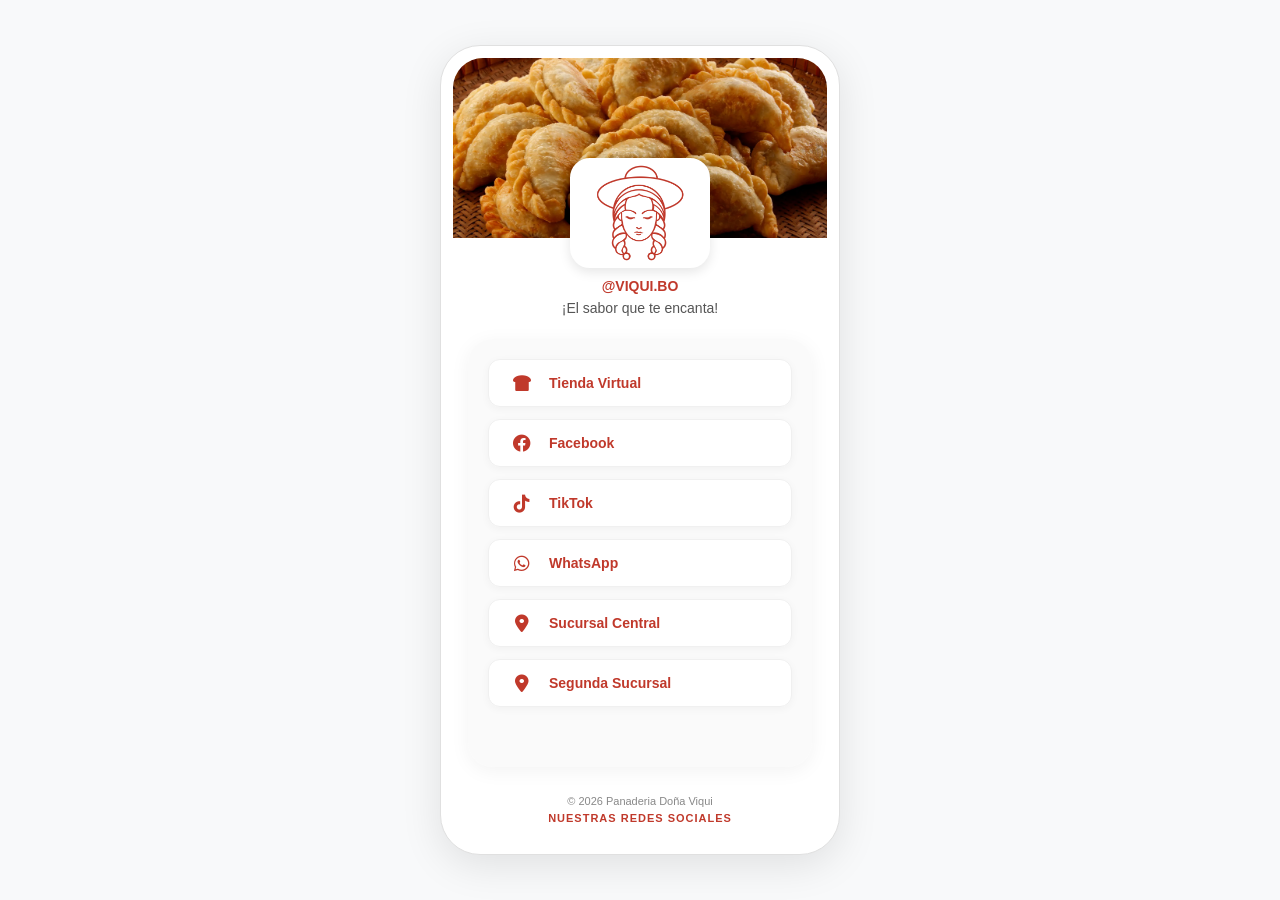
<file: index.html>
<!DOCTYPE html>
<html lang="es">

<head>
    <meta charset="UTF-8">
    <meta name="viewport" content="width=device-width, initial-scale=1.0, maximum-scale=1.0, user-scalable=no">

    <title>PanaderiaDonaViqui | El Sabor que te Encanta</title>
    <meta name="description"
        content="Conéctate con PanaderiaDonaViqui. Encuentra todos nuestros enlaces oficiales, redes sociales, menú y contacto en un solo lugar.">
    <meta name="keywords"
        content="PanaderiaDonaViqui, panadería artesanal, masa madre, Cochabamba, pan fresco, enlaces oficiales">
    <meta name="author" content="PanaderiaDonaViqui">
    <link rel="canonical" href="https://panaderiadonaviqui.github.io/">

    <meta property="og:type" content="website">
    <meta property="og:url" content="https://panaderiadonaviqui.github.io/">
    <meta property="og:title" content="PanaderiaDonaViqui | Enlaces Oficiales">
    <meta property="og:description"
        content="¡El sabor de lo artesanal! Encuentra nuestro catálogo, WhatsApp y redes sociales aquí.">
    <meta property="og:image" content="https://panaderiadonaviqui.github.io/images/banner.png">

    <link rel="icon" type="image/png" href="icon/favicon-96x96.png" sizes="96x96" />
    <link rel="apple-touch-icon" sizes="180x180" href="icon/apple-touch-icon.png" />
    <meta name="apple-mobile-web-app-title" content="PanaderiaDonaViqui" />

    <meta name="theme-color" content="#e63946">
    <link rel="stylesheet" href="assets/css/style.css">
    <link rel="stylesheet" href="https://cdnjs.cloudflare.com/ajax/libs/font-awesome/6.0.0/css/all.min.css">

    <script type="application/ld+json">
    {
      "@context": "https://schema.org",
      "@type": "Bakery",
      "name": "PanaderiaDonaViqui",
      "url": "https://panaderiadonaviqui.github.io",
      "image": "https://panaderiadonaviqui.github.io/images/image.png",
      "sameAs": [
        "https://www.facebook.com/PanaderiaDonaViquiOficial",
        "https://www.instagram.com/PanaderiaDonaViqui",
        "https://www.tiktok.com/@panaderiadonaviqui"
      ],
      "servesCuisine": "Panadería y Pastelería",
      "description": "El sabor artesanal más delicioso, ahora a un clic de distancia."
    }
    </script>
</head>

<body>

    <div class="phone-container">
        <div class="app-screen">

            <div class="banner-container">
                <img src="image/banner.webp" alt="Banner PanaderiaDonaViqui" class="banner-img">
            </div>

            <div class="profile-header">
                <div class="avatar-container">
                    <img src="image/image.png" alt="Logo PanaderiaDonaViqui" class="avatar-img">
                </div>

                <h1>@viqui.bo</h1>
                <p class="bio-text">¡El sabor que te encanta!</p>
            </div>

            <div class="links-list">
                <a href="https://panaderiadonaviqui.github.io/panaderiadonaviqui/index.html" class="link-btn">
                    <i class="fas fa-bread-slice link-icon"></i>
                    <span>Tienda Virtual</span>
                </a>

                <a href="https://www.facebook.com/profile.php?id=61575322731625" class="link-btn">
                    <i class="fab fa-facebook link-icon"></i>
                    <span>Facebook</span>
                </a>

                <a href="https://www.tiktok.com/@viqui.bo" class="link-btn">
                    <i class="fab fa-tiktok link-icon"></i>
                    <span>TikTok</span>
                </a>

                <a href="https://wa.me/59177532883" class="link-btn">
                    <i class="fab fa-whatsapp link-icon"></i>
                    <span>WhatsApp</span>
                </a>

                <a href="https://maps.app.goo.gl/eXguUUZmZXWAyLmc7" class="link-btn">
                    <i class="fas fa-map-marker-alt link-icon"></i>
                    <span>Sucursal Central</span>
                </a>

                <a href="https://maps.app.goo.gl/abx44TYRyyVdA6KCA" class="link-btn">
                    <i class="fas fa-map-marker-alt link-icon"></i>
                    <span>Segunda Sucursal</span>
                </a>

            </div>

            <footer class="footer-section">
                <p>© 2026 Panaderia Doña Viqui</p>
                <p class="built-with">NUESTRAS REDES SOCIALES</p>
            </footer>

        </div>
    </div>

</body>

</html>
</file>
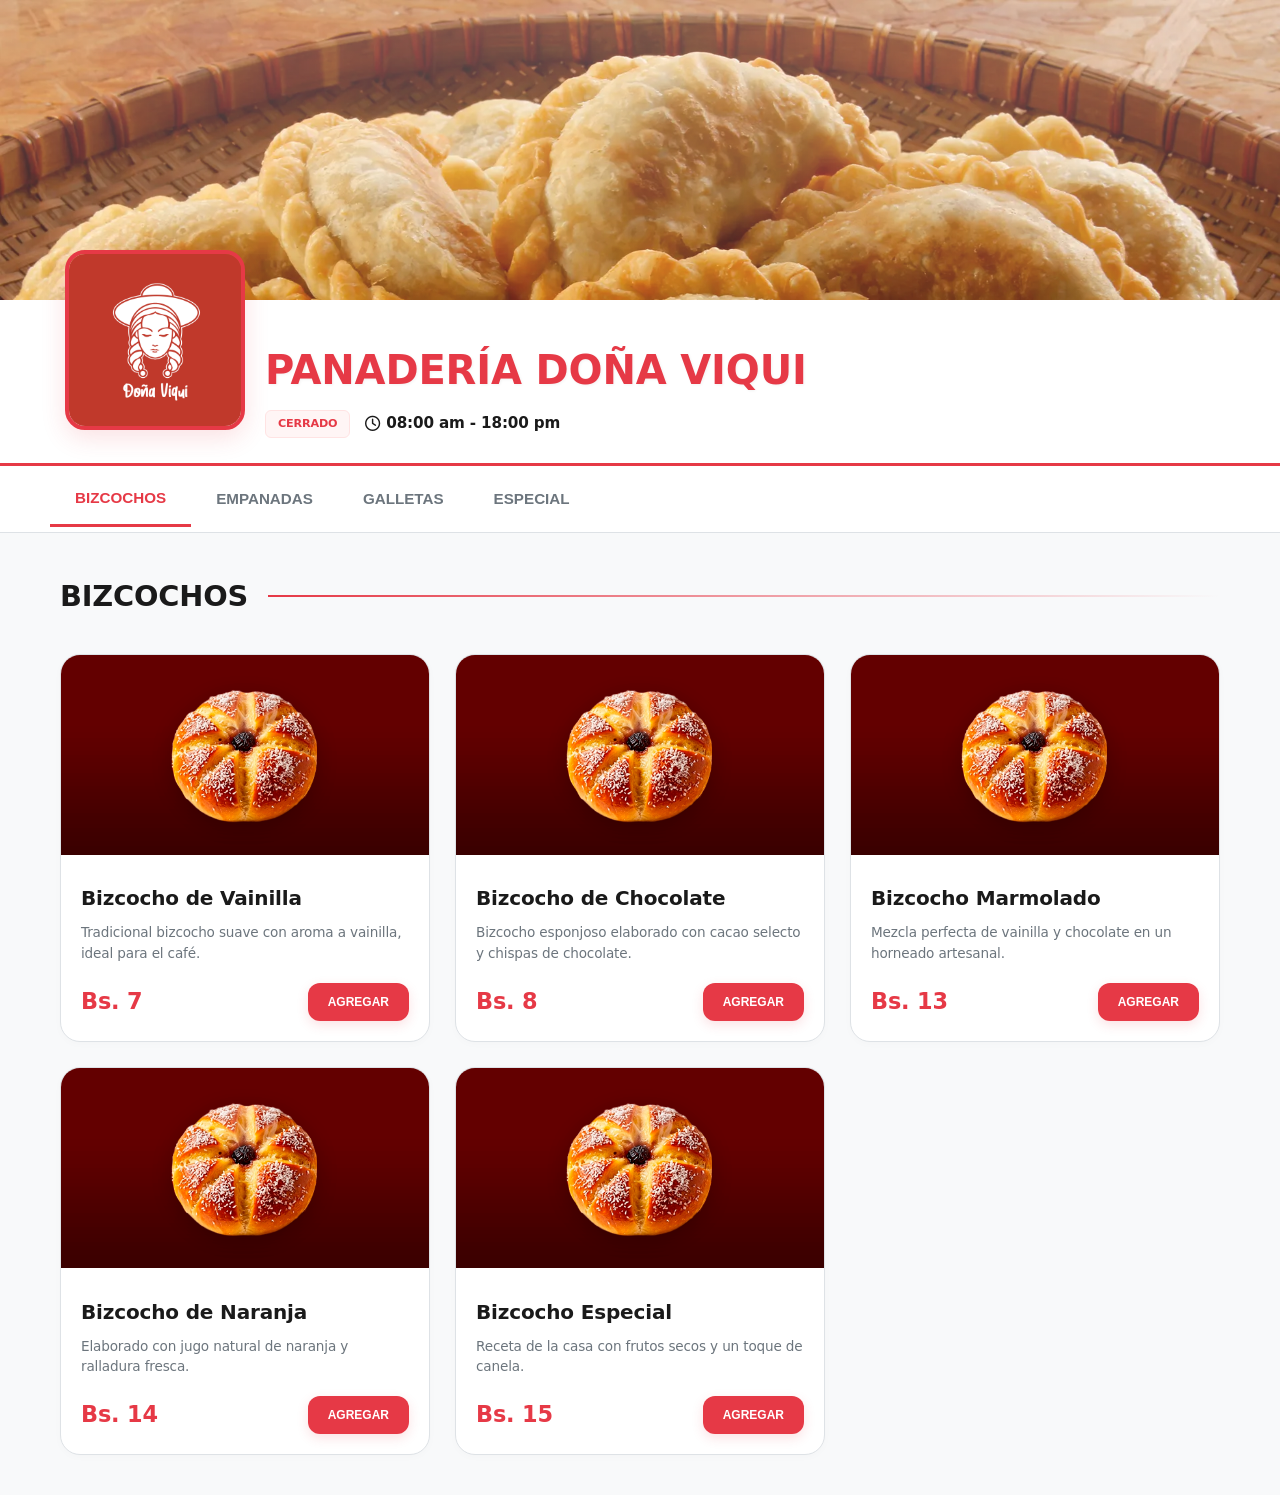
<file: panaderiadonaviqui/index.html>
<!DOCTYPE html>
<html lang="es">

<head>
    <meta charset="UTF-8">
    <meta name="viewport" content="width=device-width, initial-scale=1.0, maximum-scale=1.0, user-scalable=no">
    
    <title>Panadería Doña Viqui | Menú Virtual</title>
    <meta name="description" content="Disfruta del pan más fresco y delicioso en Panadería Doña Viqui. Pide online nuestros panes artesanales, pasteles, empanadas y repostería. Calidad garantizada.">
    <meta name="keywords" content="Panadería Doña Viqui, pan artesanal, pastelería, empanadas, repostería, delivery pan, menú virtual">
    <meta name="author" content="Panadería Doña Viqui">
    <link rel="canonical" href="https://panaderiadonaviqui.github.io/"> 
    <meta property="og:type" content="website">
    <meta property="og:url" content="https://panaderiadonaviqui.github.io/">
    <meta property="og:title" content="Panadería Doña Viqui | Menú Virtual">
    <meta property="og:description" content="¡Haz tu pedido de pan fresquito ahora! El aroma que te encanta, a un solo clic de distancia.">
    <meta property="og:image" content="https://panaderiadonaviqui.github.io/images/banner.png">

    <meta property="twitter:card" content="summary_large_image">
    <meta property="twitter:url" content="https://panaderiadonaviqui.github.io">
    <meta property="twitter:title" content="Panadería Doña Viqui | Menú Virtual">
    <meta property="twitter:description" content="Pide tus panes, pasteles y más desde nuestro menú interactivo.">
    <meta property="twitter:image" content="https://panaderiadonaviqui.com/images/banner.png">

    <link rel="icon" type="image/png" href="../panaderiadonaviqui/icon/favicon-96x96.png" sizes="96x96" />
    <link rel="icon" type="image/svg+xml" href="../panaderiadonaviqui/icon/favicon.svg" />
    <link rel="shortcut icon" href="../panaderiadonaviqui/icon/favicon.ico" />
    <link rel="apple-touch-icon" sizes="180x180" href="../panaderiadonaviqui/icon/apple-touch-icon.png" />
    <meta name="apple-mobile-web-app-title" content="Doña Viqui" />
    <link rel="manifest" href="../panaderiadonaviqui/icon/site.webmanifest" />

    <meta name="theme-color" content="#d2691e"> <link rel="stylesheet" href="asset/css/style.css">
    <link rel="stylesheet" href="https://cdnjs.cloudflare.com/ajax/libs/font-awesome/6.0.0/css/all.min.css">

    <script type="application/ld+json">
    {
      "@context": "https://schema.org",
      "@type": "Bakery",
      "name": "Panadería Doña Viqui",
      "image": "https://www.panaderiadonaviqui.com/images/image.png",
      "@id": "https://panaderiadonaviqui.github.io",
      "url": "https://panaderiadonaviqui.github.io",
      "telephone": "+591XXXXXXXXX", 
      "address": {
        "@type": "PostalAddress",
        "streetAddress": "Dirección de la panadería",
        "addressLocality": "Ciudad",
        "addressCountry": "BO"
      },
      "openingHoursSpecification": {
        "@type": "OpeningHoursSpecification",
        "dayOfWeek": [
          "Monday", "Tuesday", "Wednesday", "Thursday", "Friday", "Saturday", "Sunday"
        ],
        "opens": "06:30",
        "closes": "21:00"
      },
      "menu": "https://panaderiadonaviqui.github.io",
      "servesCuisine": ["Panadería", "Pastelería", "Repostería"],
      "priceRange": "Bs. 1 - Bs. 150"
    }
    </script>
</head>

<body>

    <div class="header-container">
        <div class="banner-img" style="background-image: url('img/banner.webp');">
        </div>
        <div class="store-profile">
            <div class="logo-wrapper">
                <img src="img/logo.png" alt="Panadería Doña Viqui">
            </div>
            <div class="store-details">
                <h1>Panadería Doña Viqui</h1>
                <div class="meta-info">
                    <span id="store-status" class="status-open">Verificando...</span>
                    <span class="delivery-time">
                        <i class="far fa-clock"></i> 08:00 am - 18:00 pm
                    </span>
                </div>
            </div>
        </div>
    </div>

    <nav class="category-tabs">
        <div class="tabs-scroll">
            <button class="tab active">Bizcochos</button>
            <button class="tab">Empanadas</button>
            <button class="tab">Galletas</button>
            <button class="tab">Especial</button>
        </div>
    </nav>

    <main class="menu-section">
        <h2 class="category-title">Panes Recién Horneados</h2>
        <div id="product-list"></div>
    </main>

    <div class="footer-cart" id="footer-cart" onclick="openOrderSummary()" style="display: none; cursor: pointer;">
        <div class="cart-content">
            <div class="cart-left">
                <div class="cart-badge">
                    <i class="fas fa-bread-slice"></i>
                    <span id="cart-qty">0</span>
                </div>
                <div class="cart-text">
                    <span class="view-order">Ver mi pedido</span>
                    <span class="total-price">Bs. <span id="cart-total">0</span></span>
                </div>
            </div>
            <i class="fas fa-chevron-right"></i>
        </div>
    </div>

    <div id="order-modal" class="modal">
        <div class="modal-content">
            <h2 class="modal-title">Resumen de tu Compra</h2>
            <div class="order-table-container">
                <table class="order-table">
                    <thead>
                        <tr>
                            <th>Cant.</th>
                            <th>Producto</th>
                            <th>Precio</th>
                            <th></th>
                        </tr>
                    </thead>
                    <tbody id="cart-items-list"></tbody>
                </table>
            </div>
            <div class="totals-section">
                <div class="total-row">
                    <span>Subtotal Bs.</span>
                    <span id="subtotal-val">0</span>
                </div>
                <div class="total-row main-total">
                    <span>Total Bs.</span>
                    <span id="final-total-val">0</span>
                </div>
            </div>
            <button class="confirm-btn" onclick="irAFormulario()">CONTINUAR PEDIDO</button>
        </div>
    </div>

    <div id="data-modal" class="modal">
        <div class="modal-content">
            <div class="modal-header">
                <h2>Datos de Entrega</h2>
                <span class="close" onclick="closeDataModal()">&times;</span>
            </div>

            <div class="form-group">
                <label>¿Cómo prefieres recibirlo?</label>
                <div class="radio-group">
                    <label>
                        <input type="radio" name="entrega" value="Delivery" checked onchange="toggleDelivery(true)">
                        A domicilio
                    </label>
                    <label>
                        <input type="radio" name="entrega" value="Recojo" onchange="toggleDelivery(false)"> 
                        Recoger en local
                    </label>
                </div>
            </div>

            <div id="delivery-section">
                <div class="form-group">
                    <label>Dirección de entrega</label>
                    <button class="confirm-btn"" onclick="getLocation()">Pinchar mi ubicación GPS</button>
                    <input type="text" id="direccion" placeholder="Zona, calle, color de casa...">
                </div>
                <div id="map" style="height: 180px; background: #eee; margin-bottom: 15px; border-radius: 8px;">
                    <p style="text-align:center; padding-top: 70px; color: #666;">Cargando mapa...</p>
                </div>
            </div>

            <div class="form-group">
                <label>Datos del Cliente</label>
                <input type="text" id="nombre-cliente" placeholder="Tu nombre">
                <input type="tel" id="telefono-cliente" placeholder="Tu número de WhatsApp">
            </div>

            <div class="form-group">
                <label>Forma de Pago</label>
                <select id="metodo-pago">
                    <option value="Efectivo">Efectivo al recibir</option>
                    <option value="QR">Pago por QR</option>
                    <option value="Transferencia">Transferencia Bancaria</option>
                </select>
            </div>

            <button class="confirm-btn" onclick="confirmarPedido()">ENVIAR PEDIDO</button>
            <button class="confirm-btn"" onclick="closeDataModal()">VOLVER AL CARRITO</button>
        </div>
    </div>

    <script src="asset/js/script.js"></script>
</body>

</html>
</file>
<file: assets/css/style.css>
:root {
    --bg-app: #FFFFFF;          /* Fondo principal blanco */
    --primary-red: #e63946;  
    --primary-brand: #c0392b; 
    --text-primary: #1a1a1a;    /* Texto casi negro para lectura clara */
    --text-secondary: #457b9d;
    --bg-white: #FFFFFF;
    --whatsapp-green: #25d366;
    --font-family: 'Segoe UI', Roboto, Helvetica, Arial, sans-serif;
}

* {
    margin: 0;
    padding: 0;
    box-sizing: border-box;
}

body {
    background-color: #f8f9fa; /* Gris muy claro para resaltar el "teléfono" */
    font-family: var(--font-family);
    display: flex;
    justify-content: center;
    align-items: center;
    min-height: 100vh;
}

.phone-container {
    width: 100%;
    max-width: 400px;
    min-height: 90vh;
    height: auto;
    background-color: #FFFFFF; /* Marco del teléfono blanco */
    border-radius: 40px;
    padding: 12px; 
    box-shadow: 0 10px 40px rgba(0, 0, 0, 0.1); /* Sombra más sutil */
    display: flex;
    justify-content: center;
    align-items: stretch;
    border: 1px solid #e0e0e0; /* Definición de borde ligera */
}

.app-screen {
    width: 100%;
    height: 100%;
    background-color: var(--bg-app);
    border-radius: 30px;
    overflow-y: auto; 
    display: flex;
    flex-direction: column;
    overflow-x: hidden;
}

.banner-container {
    width: 100%;
    height: 180px;
    overflow: hidden;
    background-color: var(--primary-red);
}

.banner-img {
    width: 100%;
    height: 100%;
    object-fit: cover;
}

.profile-header {
    text-align: center;
    padding: 0 20px;
    margin-top: -80px;
    margin-bottom: 0px;
    z-index: 10;
}

.avatar-container {
    width: 140px; 
    height: 110px;
    margin: 0 auto;
    border-radius: 20px;
    border: 5px solid var(--bg-app); /* Borde que separa del banner */
    overflow: hidden;
    background-color: white;
    box-shadow: 0 4px 12px rgba(0,0,0,0.1);
}

.avatar-img {
    width: 100%;
    height: 100%;
    object-fit: cover;
}

h1 {
    font-size: 14px;
    margin-top: 10px;
    color: var(--primary-brand);
    font-weight: 800;
    text-transform: uppercase;
}

.bio-text {
    font-size: 14px;
    color: #555555; /* Gris oscuro suave */
    margin-top: 5px;
    margin-bottom: 10px;
    line-height: 1.4;
    font-weight: 500;
}

.links-list {
    padding: 20px 20px 60px 20px;
    display: flex;
    flex-direction: column;
    gap: 12px;
    position: relative;
    z-index: 1;
    margin: 10px 15px 20px 15px;
    border-radius: 24px;
    overflow: hidden;
    background: rgba(0, 0, 0, 0.02); /* Fondo grisáceo muy leve */
    box-shadow: 0 4px 20px rgba(0, 0, 0, 0.05);
}

.link-btn {
    display: flex;
    align-items: center;
    width: 100%;
    padding: 14px 20px;
    text-decoration: none;
    border-radius: 12px;
    font-weight: 700;
    font-size: 14px;
    background-color: #FFFFFF; /* Botones blancos */
    color: var(--primary-brand);
    border: 1px solid #f0f0f0;
    transition: all 0.3s ease;
    box-shadow: 0 2px 8px rgba(0,0,0,0.04);
}

.link-btn:hover {
    background-color: var(--primary-brand);
    color: #FFFFFF; 
    transform: translateX(8px);
    box-shadow: 0 4px 15px rgba(192, 57, 43, 0.2);
    border-color: var(--primary-brand);
}

.link-icon {
    font-size: 18px;
    margin-right: 15px;
    width: 25px;
    text-align: center;
}

.footer-section {
    text-align: center;
    margin-top: auto;
    color: #888888; /* Footer en gris */
    font-size: 11px;
    padding: 8px;
}

.built-with {
    font-weight: 900;
    margin-top: 5px;
    text-transform: uppercase;
    letter-spacing: 1px;
    color: var(--primary-brand);
}

@media (max-width: 450px) {
    body { padding: 0; }
    .phone-container {
        height: 100vh;
        max-width: 100%;
        border-radius: 0;
        padding: 0;
        margin: 0;
        border: none;
    }
    .app-screen { border-radius: 0; }
}
</file>
<file: panaderiadonaviqui/asset/css/style.css>
/* ========================================
   ESTILOS GENERALES Y VARIABLES (MODO CLARO)
   ========================================
*/

:root {
    /* Paleta de Rojos */
    --primary-red: #e63946;              
    --red-glow: rgba(230, 57, 70, 0.15);
    --red-hover: #d62839;
    --red-soft: rgba(230, 57, 70, 0.05);
    
    /* Paleta de Blancos y Grises (Reemplazo del Negro) */
    --bg-app: #f8f9fa; 
    --card-bg: #ffffff;             
    --input-bg: #f1f3f5;
    --border-color: #dee2e6;       
    --text-main: #1a1a1a;    /* Casi negro para legibilidad */
    --text-muted: #6c757d;   /* Gris para info secundaria */
    --white: #ffffff;
    
    /* Sombras suavizadas para fondo blanco */
    --shadow-light: 0 4px 12px rgba(0,0,0,0.05);
    --shadow-strong: 0 15px 40px rgba(0,0,0,0.08);
    
    /* Layout */
    --max-width: 1200px;
    --radius-lg: 20px;
    --radius-md: 12px;
    --radius-sm: 8px;
}

* {
    box-sizing: border-box;
    -webkit-font-smoothing: antialiased;
    margin: 0;
    padding: 0;
}

body {
    font-family: 'Inter', -apple-system, system-ui, sans-serif;
    background-color: var(--bg-app);
    color: var(--text-main);
    letter-spacing: -0.01em;
    line-height: 1.6;
    overflow-x: hidden;
}

main { 
    padding-bottom: 120px; 
}

/* ========================================
   HEADER Y PERFIL DE TIENDA
   ========================================
*/

.header-container {
    background: var(--card-bg);
    position: relative;
    width: 100%;
    border-bottom: 3px solid var(--primary-red);
    box-shadow: var(--shadow-light);
}

.banner-img {
    height: 300px;
    background-size: cover;
    position: relative;
    background-color: #eee; /* Fallback */
}

.banner-img::after {
    content: '';
    position: absolute;
    inset: 0;
    background: linear-gradient(to bottom, rgba(255,255,255,0.3) 0%, rgba(255,255,255,0.1) 100%);
}

.store-profile {
    display: flex;
    padding: 0 25px 25px;
    margin-top: -50px;
    align-items: flex-end;
    position: relative;
    z-index: 2;
    max-width: var(--max-width);
    margin-left: auto;
    margin-right: auto;
}

.logo-wrapper img {
    width: 180px;
    height: 180px;
    border-radius: var(--radius-lg);
    border: 4px solid var(--primary-red);
    box-shadow: 0 8px 25px var(--red-glow);
    object-fit: cover;
    background: var(--white);
}

.store-details { 
    margin-left: 20px; 
    flex: 1;
}

.store-details h1 { 
    font-size: clamp(1.8rem, 6vw, 2.5rem); 
    margin: 0; 
    font-weight: 900; 
    color: var(--primary-red);
    text-transform: uppercase;
    text-shadow: 1px 1px 3px rgba(0,0,0,0.05);
}

.meta-info { 
    margin-top: 8px; 
    display: flex; 
    gap: 15px; 
    align-items: center;
    font-size: 0.95rem; 
    color: var(--text-muted);
}

/* ========================================
   ESTADOS Y BADGES
   ========================================
*/

.status-open { 
    color: #2b8a3e; 
    font-weight: 800;
    background: #ebfbee;
    padding: 4px 12px;
    border-radius: 6px;
    border: 1px solid #d3f9d8;
    text-transform: uppercase;
    font-size: 0.7rem;
}

.status-closed {
    color: var(--primary-red);
    background: #fff5f5;
    border: 1px solid #ffe3e3;
    font-weight: 800;
    padding: 4px 12px;
    border-radius: 6px;
    text-transform: uppercase;
    font-size: 0.7rem;
}

.delivery-time {
    display: flex;
    align-items: center;
    gap: 6px;
    font-weight: 600;
    color: var(--text-main);
}

/* ========================================
   NAVEGACIÓN (TABS)
   ========================================
*/

.category-tabs {
    position: sticky;
    top: 0;
    background: rgba(255, 255, 255, 0.95);
    backdrop-filter: blur(15px);
    z-index: 100;
    border-bottom: 1px solid var(--border-color);
}

.tabs-scroll {
    display: flex;
    overflow-x: auto;
    scrollbar-width: none;
    max-width: var(--max-width);
    margin: 0 auto;
    padding: 5px 10px;
}

.tabs-scroll::-webkit-scrollbar { display: none; }

.tab {
    padding: 18px 25px;
    border: none;
    background: none;
    white-space: nowrap;
    color: var(--text-muted);
    font-size: 0.95rem;
    font-weight: 700;
    cursor: pointer;
    transition: all 0.3s ease;
    text-transform: uppercase;
}

.tab.active { 
    color: var(--primary-red); 
    border-bottom: 3px solid var(--primary-red);
}

.tab:hover {
    color: var(--primary-red);
}

/* ========================================
   SECCIÓN DE PRODUCTOS
   ========================================
*/

.menu-section { 
    padding: 40px 20px; 
    max-width: var(--max-width);
    margin: 0 auto;
}

.category-title { 
    font-size: 1.8rem; 
    font-weight: 900; 
    color: var(--text-main);
    margin-bottom: 35px;
    text-transform: uppercase;
    display: flex;
    align-items: center;
}

.category-title::after {
    content: '';
    flex: 1;
    height: 2px;
    background: linear-gradient(to right, var(--primary-red), transparent);
    margin-left: 20px;
}

#product-list {
    display: grid;
    grid-template-columns: repeat(auto-fill, minmax(300px, 1fr)); 
    gap: 25px;
}

.product-item {
    background: var(--card-bg);
    border-radius: var(--radius-lg);
    border: 1px solid var(--border-color);
    overflow: hidden;
    transition: all 0.4s cubic-bezier(0.165, 0.84, 0.44, 1);
    display: flex;
    flex-direction: column;
    box-shadow: 0 2px 8px rgba(0,0,0,0.02);
}

.product-item:hover {
    transform: translateY(-8px);
    border-color: var(--primary-red);
    box-shadow: var(--shadow-strong);
}

.prod-img { 
    width: 100%; 
    height: 200px; 
    object-fit: cover;
    transition: transform 0.6s ease;
}

.product-item:hover .prod-img {
    transform: scale(1.08);
}

.prod-info { 
    padding: 20px; 
    display: flex;
    flex-direction: column;
    flex-grow: 1;
}

.prod-info h3 { 
    color: var(--text-main);
    margin: 0 0 8px 0;
    font-size: 1.25rem;
    font-weight: 800;
}

.prod-info p { 
    color: var(--text-muted);
    font-size: 0.85rem;
    margin-bottom: 20px;
    line-height: 1.5;
}

.prod-price-row { 
    margin-top: auto;
    display: flex;
    justify-content: space-between;
    align-items: center;
}

.price { 
    font-weight: 900; 
    font-size: 1.4rem;
    color: var(--primary-red);
}

.add-btn {
    background: var(--primary-red);
    color: var(--white);
    border: none;
    padding: 12px 20px;
    border-radius: var(--radius-md);
    font-weight: 800;
    text-transform: uppercase;
    font-size: 0.75rem;
    cursor: pointer;
    transition: all 0.2s ease;
    box-shadow: 0 4px 12px var(--red-glow);
}

.add-btn:hover {
    background: var(--red-hover);
    transform: scale(1.02);
}

.add-btn:active {
    transform: scale(0.95);
}

/* ========================================
   CARRITO FLOTANTE (FOOTER)
   ========================================
*/

.footer-cart {
    position: fixed;
    bottom: 25px;
    left: 50%;
    transform: translateX(-50%);
    width: 92%;
    max-width: 450px;
    background: var(--primary-red);
    border-radius: 50px;
    padding: 14px 28px;
    color: var(--white);
    z-index: 1000;
    box-shadow: 0 10px 30px var(--red-glow);
    cursor: pointer;
    transition: all 0.3s ease;
}

.footer-cart:hover {
    transform: translateX(-50%) translateY(-3px);
    background: var(--red-hover);
}

.cart-content {
    display: flex;
    justify-content: space-between;
    align-items: center;
}

.cart-left {
    display: flex;
    align-items: center;
    gap: 15px;
}

.cart-badge {
    background: var(--white);
    color: var(--primary-red);
    width: 35px;
    height: 35px;
    border-radius: 50%;
    display: flex;
    align-items: center;
    justify-content: center;
    position: relative;
    font-size: 1rem;
    font-weight: 900;
}

#cart-qty {
    position: absolute;
    top: -5px;
    right: -5px;
    background: var(--primary-red);
    color: white;
    font-size: 0.65rem;
    padding: 2px 6px;
    border-radius: 10px;
    border: 2px solid #fff;
}

.total-price { 
    font-size: 1.1rem; 
    font-weight: 900; 
}

/* ========================================
   MODALES Y FORMULARIOS
   ========================================
*/

.modal {
    display: none; 
    position: fixed;
    z-index: 2000;
    left: 0; top: 0;
    width: 100%; height: 100%;
    background-color: rgba(255,255,255,0.8);
    backdrop-filter: blur(10px);
}

.modal-content {
    background-color: var(--card-bg);
    margin: 5vh auto;
    padding: 30px;
    width: 95%;
    max-width: 500px;
    border-radius: 25px;
    border: 1px solid var(--border-color);
    position: relative;
    max-height: 85vh;
    overflow-y: auto;
    box-shadow: var(--shadow-strong);
}

.modal-title {
    color: var(--primary-red);
    font-size: 1.8rem;
    font-weight: 900;
    text-align: center;
    text-transform: uppercase;
    margin-bottom: 25px;
}

.order-table {
    width: 100%;
    border-collapse: collapse;
}

.order-table th {
    text-align: left;
    color: var(--text-muted);
    font-size: 0.75rem;
    text-transform: uppercase;
    padding: 12px;
    border-bottom: 2px solid var(--bg-app);
}

.order-table td {
    padding: 15px 12px;
    border-bottom: 1px solid var(--bg-app);
    font-size: 0.95rem;
    color: var(--text-main);
}

.qty-cell { font-weight: 800; color: var(--primary-red); }

/* Form Elements */
.form-group { margin-bottom: 22px; }

.form-group label {
    color: var(--text-main);
    font-weight: 700;
    display: block;
    margin-bottom: 8px;
    text-transform: uppercase;
    font-size: 0.75rem;
}

.form-group input, .form-group select {
    width: 100%;
    padding: 14px;
    background: var(--input-bg);
    border: 2px solid transparent;
    border-radius: var(--radius-md);
    color: var(--text-main);
    font-size: 0.95rem;
    transition: all 0.3s ease;
}

.form-group input:focus {
    background: var(--white);
    border-color: var(--primary-red);
    outline: none;
    box-shadow: 0 0 0 4px var(--red-glow);
}

/* ========================================
   BOTONES DE ACCIÓN
   ========================================
*/

.btn-delete {
    background: #fff5f5; 
    color: var(--primary-red);     
    border: 1px solid #ffe3e3;
    border-radius: var(--radius-sm);
    padding: 8px;
    cursor: pointer;
    transition: all 0.2s ease;
}

.btn-delete:hover {
    background: var(--primary-red); 
    color: white;       
    transform: scale(1.1);
}

.confirm-btn {
    background: var(--primary-red);
    color: var(--white);
    border: none;
    width: 100%;
    padding: 18px;
    border-radius: 50px;
    font-weight: 900;
    font-size: 1rem;
    text-transform: uppercase;
    cursor: pointer;
    margin-top: 10px;
    box-shadow: 0 6px 20px var(--red-glow);
}

.confirm-btn:hover {
    background: var(--red-hover);
    box-shadow: 0 8px 25px rgba(230, 57, 70, 0.3);
}

/* ========================================
   RESPONSIVE
   ========================================
*/

@media (max-width: 600px) {
    .store-profile { 
        flex-direction: column; 
        align-items: center; 
        text-align: center; 
    }
    .store-details { margin-left: 0; margin-top: 15px; }
    .logo-wrapper img { width: 160px; height: 160px; }
    #product-list { grid-template-columns: 1fr; }
    .footer-cart { width: 94%; bottom: 15px; }
}

/* ========================================
   ESTILOS ADICIONALES (DECORATIVOS)
   ========================================
*/

.totals-section {
    background: var(--bg-app);
    border-radius: var(--radius-lg);
    padding: 20px;
    margin: 20px 0;
    border: 1px solid var(--border-color);
}

.main-total {
    color: var(--primary-red);
    font-weight: 900;
    font-size: 1.6rem;
    margin-top: 10px;
    padding-top: 10px;
    border-top: 2px dashed var(--border-color);
}
</file>
